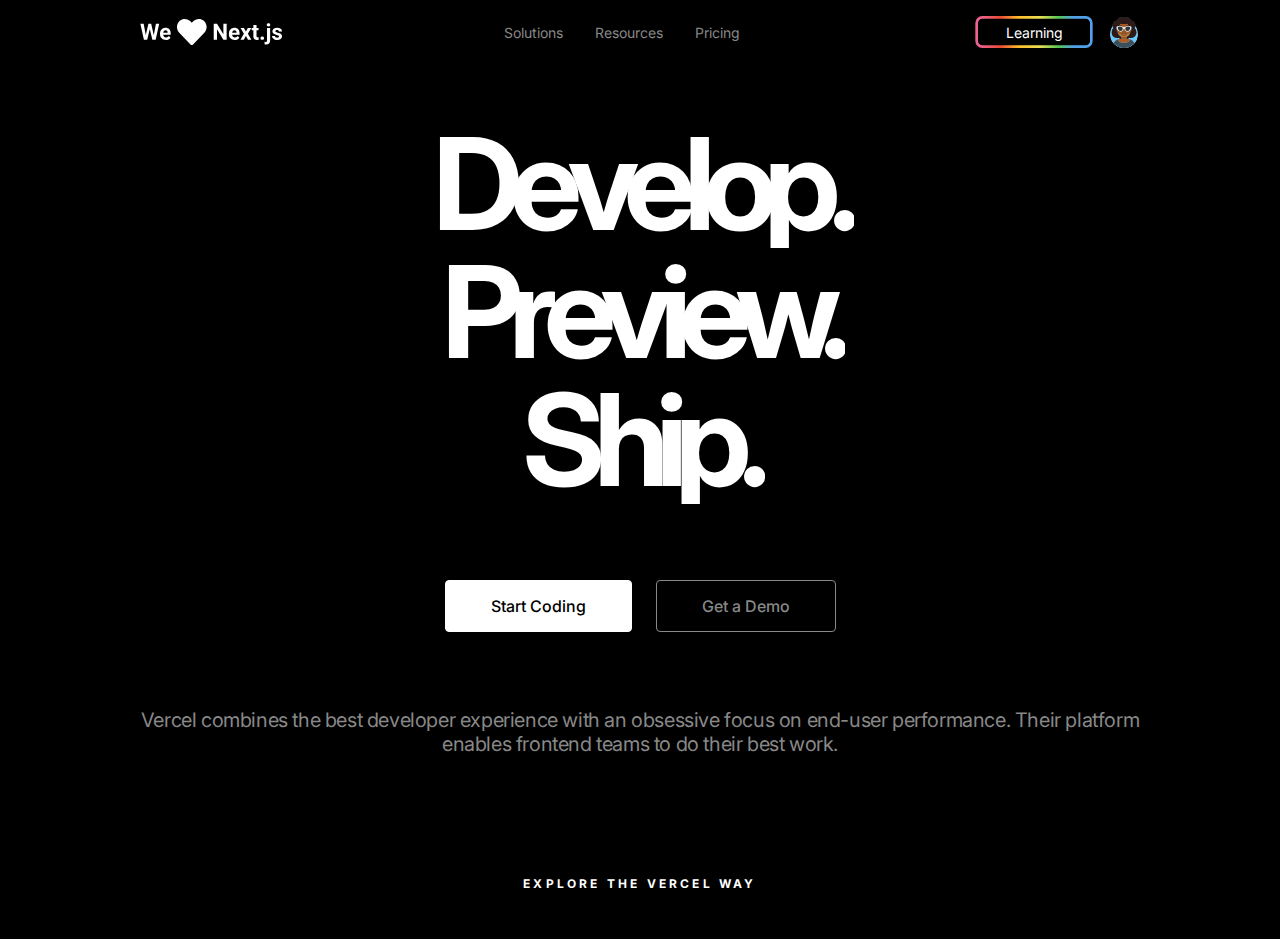
<file: VercelHomePage_UI/index.html>
<!DOCTYPE html>
<html lang="en">
  <head>
    <meta charset="UTF-8" />
    <meta name="viewport" content="width=device-width, initial-scale=1.0" />
    <title>Vercel Homepage UI Clone</title>

    <link rel="stylesheet" href="styles/styles.css" />

    <!-- Load 'Inter' from Google Fonts CDN -->
    <link
      href="https://fonts.googleapis.com/css2?family=Inter:wght@400;500;800&display=swap"
      rel="stylesheet"
    />
  </head>
  <body>
    <div id="wrapper">
      <header>
        <h1 class="left">
          <img src="assets/logo.svg" alt="Logo" />
        </h1>

        <nav class="middle">
          <ul>
            <li><a href="#">Solutions</a></li>
            <li><a href="#">Resources</a></li>
            <li><a href="#">Pricing</a></li>
          </ul>
        </nav>

        <div class="right">
          <a class="conf">
            <img src="assets/special-button.svg" alt="Learning" />
            <span>Learning</span>
          </a>

          <!-- https://getavataaars.com/ -->
          <img class="avatar" src="assets/avatar.svg" alt="Avatar" />
        </div>
      </header>

      <main>
        <h1>
          <span>Develop.</span>
          <span>Preview.</span>
          <span>Ship.</span>
        </h1>

        <div class="buttons">
          <button>Start Coding</button>
          <button class="outlined">Get a Demo</button>
        </div>

        <h2>
          Vercel combines the best developer experience with an obsessive focus
          on end-user performance. Their platform enables frontend teams to do
          their best work.
        </h2>
      </main>

      <footer>Explore the Vercel way</footer>
    </div>
  </body>
</html>
</file>
<file: VercelHomePage_UI/styles/styles.css>
* {
  margin: 0;
  padding: 0;
  -webkit-box-sizing: border-box;
          box-sizing: border-box;
}

:root {
  --black: #000;
  --gray: #888;
  --white: #fff;
}

*,
input,
button {
  font-family: 'Inter', sans-serif;
}

html {
  background: var(--black);
  color: var(--gray);
  font-size: 62.5%;
}

#wrapper {
  min-height: 100vh;
  display: -webkit-box;
  display: -ms-flexbox;
  display: flex;
  -webkit-box-orient: vertical;
  -webkit-box-direction: normal;
      -ms-flex-direction: column;
          flex-direction: column;
  -webkit-box-align: center;
      -ms-flex-align: center;
          align-items: center;
}

header {
  max-width: 104.8rem;
  width: 100%;
  display: -webkit-box;
  display: -ms-flexbox;
  display: flex;
  -webkit-box-pack: justify;
      -ms-flex-pack: justify;
          justify-content: space-between;
  -webkit-box-align: center;
      -ms-flex-align: center;
          align-items: center;
  padding: 1.6rem 2.4rem;
}

header .left {
  height: 2.6rem;
}

header .left img {
  height: 100%;
}

header .middle ul {
  display: -webkit-box;
  display: -ms-flexbox;
  display: flex;
  -webkit-box-align: center;
      -ms-flex-align: center;
          align-items: center;
  list-style: none;
}

header .middle ul li a {
  font-size: 1.4rem;
  padding: 0.8rem 1.6rem;
  color: var(--gray);
  text-decoration: none;
}

header .middle ul li a + a {
  margin-left: 1.2rem;
}

header .right {
  margin-left: 0.8rem;
  display: -webkit-box;
  display: -ms-flexbox;
  display: flex;
  -webkit-box-align: center;
      -ms-flex-align: center;
          align-items: center;
}

header .right .conf {
  height: 3.2rem;
  position: relative;
}

header .right .conf span {
  position: absolute;
  top: 50%;
  left: 50%;
  -webkit-transform: translateX(-50%) translateY(-50%);
          transform: translateX(-50%) translateY(-50%);
  color: var(--white);
  font-size: 1.4rem;
  width: -webkit-max-content;
  width: -moz-max-content;
  width: max-content;
}

header .right .avatar {
  margin-left: 0.8rem;
  width: 3.2rem;
  height: 3.2rem;
}

footer {
  color: var(--white);
  text-transform: uppercase;
  font-size: 1.2rem;
  font-weight: 700;
  letter-spacing: 0.32rem;
  text-align: center;
  margin-bottom: 4.8rem;
}

@-webkit-keyframes colorCycle {
  0%, 55% {
    -webkit-filter: brightness(0) invert(1);
            filter: brightness(0) invert(1);
  }
  11%, 33% {
    -webkit-filter: none;
            filter: none;
  }
}

@keyframes colorCycle {
  0%, 55% {
    -webkit-filter: brightness(0) invert(1);
            filter: brightness(0) invert(1);
  }
  11%, 33% {
    -webkit-filter: none;
            filter: none;
  }
}

main {
  max-width: 104.8rem;
  padding: 5.6rem 2.4rem;
  display: -webkit-box;
  display: -ms-flexbox;
  display: flex;
  -webkit-box-flex: 1;
      -ms-flex: 1;
          flex: 1;
  -webkit-box-orient: vertical;
  -webkit-box-direction: normal;
      -ms-flex-direction: column;
          flex-direction: column;
  -webkit-box-align: center;
      -ms-flex-align: center;
          align-items: center;
  -webkit-box-pack: center;
      -ms-flex-pack: center;
          justify-content: center;
}

main h1 {
  display: -webkit-box;
  display: -ms-flexbox;
  display: flex;
  -webkit-box-orient: vertical;
  -webkit-box-direction: normal;
      -ms-flex-direction: column;
          flex-direction: column;
  -webkit-box-align: center;
      -ms-flex-align: center;
          align-items: center;
  text-align: center;
  font-size: 12.8rem;
  line-height: 12.8rem;
  letter-spacing: -1.24rem;
  color: var(--white);
}

main h1 span {
  padding: 0 0.67rem;
  -webkit-filter: brightness(0) invert(1);
          filter: brightness(0) invert(1);
  background-clip: text;
  -webkit-background-clip: text;
  -webkit-text-fill-color: transparent;
  -webkit-animation: colorCycle 10s ease-in-out infinite;
          animation: colorCycle 10s ease-in-out infinite;
}

main h1 span:nth-child(1) {
  background-image: -webkit-gradient(linear, left top, right top, from(#007cf0), to(#00dfd8));
  background-image: linear-gradient(90deg, #007cf0, #00dfd8);
}

main h1 span:nth-child(2) {
  background-image: -webkit-gradient(linear, left top, right top, from(#7928ca), to(#ff0080));
  background-image: linear-gradient(90deg, #7928ca, #ff0080);
  -webkit-animation-delay: 3.33s;
          animation-delay: 3.33s;
}

main h1 span:nth-child(3) {
  background-image: -webkit-gradient(linear, left top, right top, from(#ff4d4d), to(#f9cb28));
  background-image: linear-gradient(90deg, #ff4d4d, #f9cb28);
  -webkit-animation-delay: 6.66s;
          animation-delay: 6.66s;
}

main .buttons {
  margin-top: 6.4rem;
  display: -webkit-box;
  display: -ms-flexbox;
  display: flex;
  -webkit-box-align: center;
      -ms-flex-align: center;
          align-items: center;
}

main .buttons > button {
  background: var(--white);
  color: var(--black);
  border: 0.1rem solid var(--white);
  border-radius: 0.4rem;
  margin: 1.2rem;
  padding: 1.5rem 4.5rem;
  font-size: 1.6rem;
  font-weight: 500;
  cursor: pointer;
  -webkit-transition: .2s ease-in;
  transition: .2s ease-in;
}

main .buttons > button.outlined {
  background: transparent;
  color: var(--gray);
  border: 0.1rem solid var(--gray);
}

main .buttons > button:hover {
  background: transparent;
  color: var(--white);
  border: 0.1rem solid var(--white);
}

main h2 {
  margin: 6.4rem 0;
  font-size: 2rem;
  font-weight: 400;
  letter-spacing: -0.04rem;
  text-align: center;
}

@media (max-width: 650px) {
  header {
    -webkit-box-orient: vertical;
    -webkit-box-direction: normal;
        -ms-flex-direction: column;
            flex-direction: column;
    max-width: 40rem;
  }
  header .left {
    margin-bottom: 1.5rem;
  }
  header .left img {
    height: 80%;
  }
  header .right {
    margin: 0;
    display: none;
  }
  main {
    max-width: 50rem;
    padding: 1.5rem 1.6rem;
  }
  main h1 {
    font-size: 5.6rem;
    line-height: 6rem;
    letter-spacing: -0.65rem;
  }
  main .buttons {
    margin-top: 2.6rem;
  }
  main .buttons > button {
    font-size: 1.2rem;
    padding: 1rem 1.6rem;
  }
  main h2 {
    margin: 1.4rem 0;
    font-size: 1.4rem;
  }
  footer {
    margin-bottom: 2.5rem;
    font-size: 0.9rem;
  }
}

@media (max-height: 480px) {
  header .left img {
    height: 70%;
  }
  main {
    max-width: 50rem;
    padding: 1.5rem 1.6rem;
  }
  main h1 {
    font-size: 5rem;
    line-height: 5.2rem;
    letter-spacing: -0.52rem;
  }
  main .buttons {
    margin-top: 2.6rem;
  }
  main .buttons > button {
    font-size: 1.1rem;
    padding: 1rem 1.6rem;
  }
  main h2 {
    margin: 1.4rem 0;
    font-size: 1.3rem;
  }
  footer {
    margin-bottom: 2.5rem;
    font-size: 0.8rem;
  }
}
/*# sourceMappingURL=styles.css.map */
</file>
